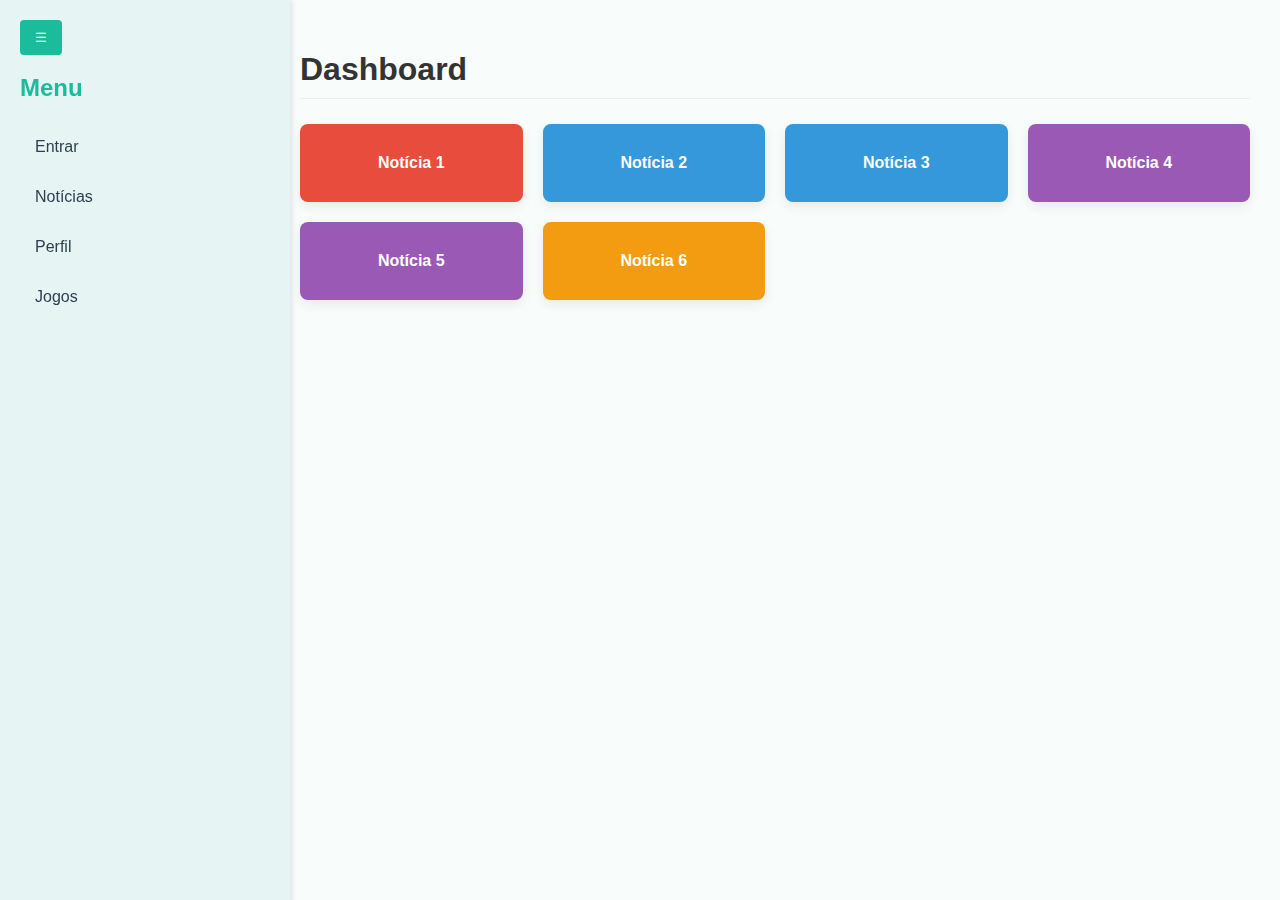
<file: index.html>
<!DOCTYPE html>
<html lang="pt-BR">
<head>
  <meta charset="UTF-8">
  <title>Dashboard - Portal de Notícias</title>
  <link rel="stylesheet" href="css/style.css">
</head>
<body>
  <button class="toggle-btn" onclick="toggleMenu()">☰</button>

  <aside class="sidebar" id="sidebar">
    <br>
    <br>
    <br>
    <h2>Menu</h2>
    <nav>
      <a href="login.html">Entrar</a>
      <a href="#">Notícias</a>
      <a href="perfil.html">Perfil</a>
      <a href="jogos.html">Jogos</a>
    </nav>
  </aside>

  <!-- Conteúdo -->
  <main class="content">
    <h1>Dashboard</h1>
    <div class="grid">
      <div class="card red">Notícia 1</div>
      <div class="card cyan">Notícia 2</div>
      <div class="card cyan">Notícia 3</div>
      <div class="card pink">Notícia 4</div>
      <div class="card pink">Notícia 5</div>
      <div class="card blue">Notícia 6</div>
    </div>
  </main>

  <script>
    function toggleMenu() {
      document.getElementById("sidebar").classList.toggle("active");
    }
  </script>
</body>
</html>
</file>
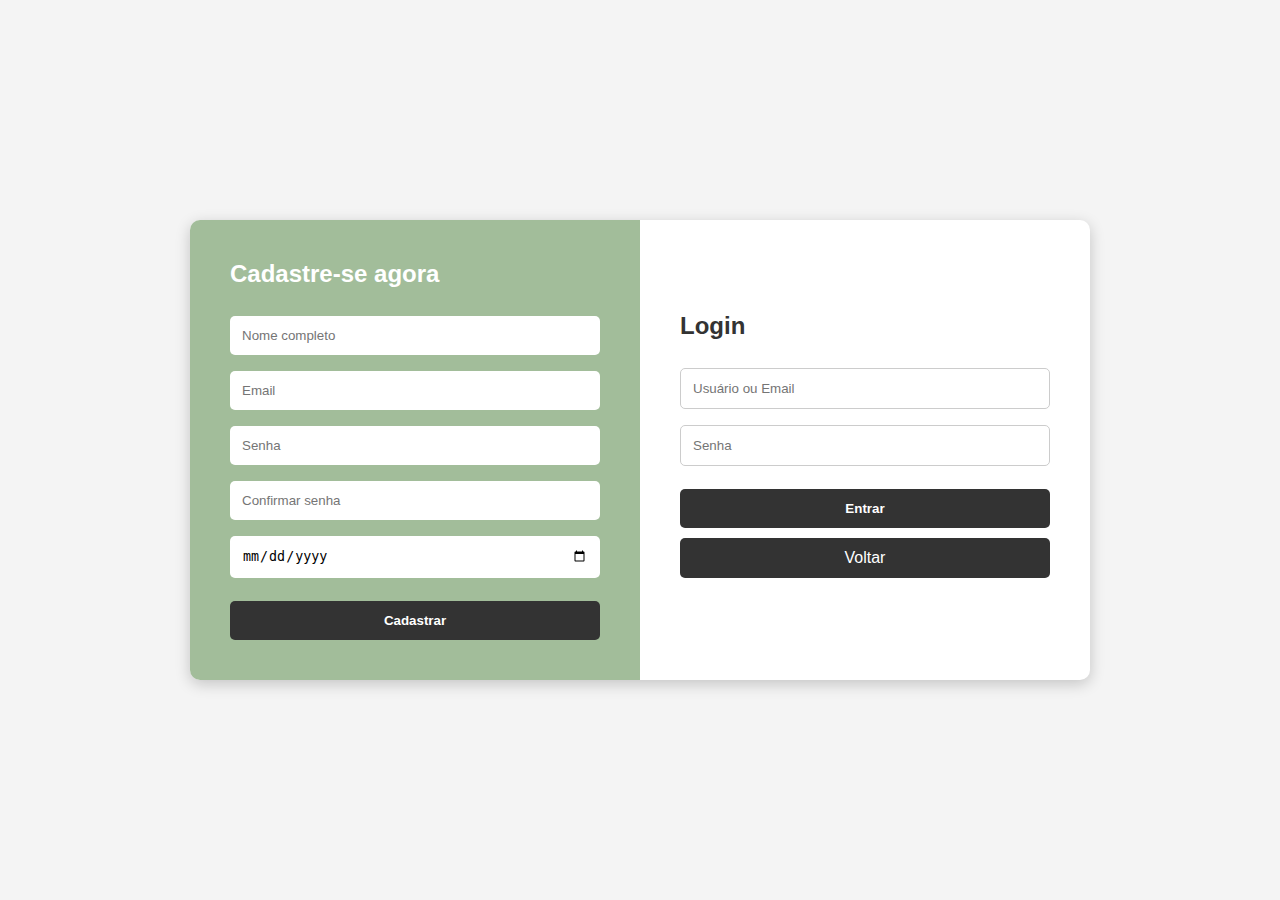
<file: noticias-site/index.html>
<!DOCTYPE html>
<html lang="pt-BR">
<head>
  <meta charset="UTF-8">
  <title>Perfil - Portal de Notícias</title>
  <link rel="stylesheet" href="css/login.css">
</head>
<body>

  <header class="container">

  <div class="left">
    <h2>Cadastre-se agora</h2>
    <form>
      <input type="text" placeholder="Nome completo" required>
      <input type="email" placeholder="Email" required>
      <input type="password" placeholder="Senha" required>
      <input type="password" placeholder="Confirmar senha" required>
      <input type="date" required>
      <button type="submit">Cadastrar</button>
    </form>
  </div>

  <div class="right">
    <h2>Login</h2>
    <form>
      <input type="text" placeholder="Usuário ou Email" required>
      <input type="password" placeholder="Senha" required>
      <button type="submit">Entrar</button>
      <a href="dashboard.html" class="btn-voltar"> Voltar</a>

    </form>
  </div>

</header>


</body>
</file>
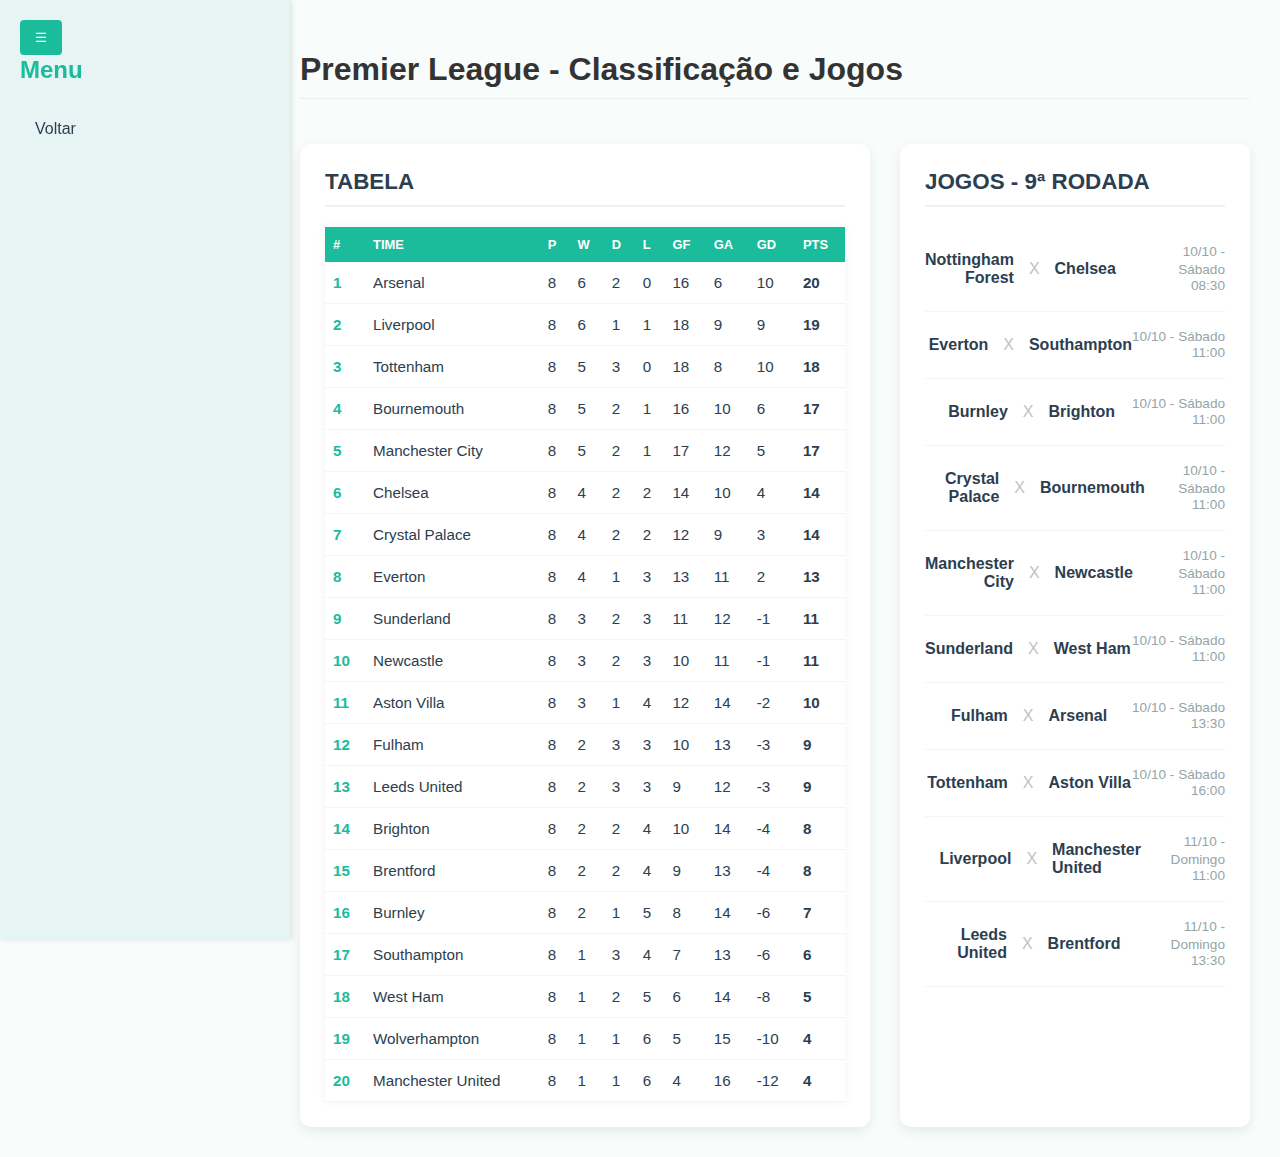
<file: jogos.html>
<!DOCTYPE html>
<html lang="pt-BR">
<head>
  <meta charset="UTF-8">
  <title>Jogos - Portal de Notícias</title>
  <link rel="stylesheet" href="css/style.css">
</head>
<body>
    <button class="toggle-btn" onclick="toggleMenu()">☰</button>

  <aside class="sidebar" id="sidebar">
    <br><br>
    <h2>Menu</h2>
    <nav>
     <a href="index.html">Voltar</a>
    </nav>
  </aside>

  <main class="content">
   <h1>Premier League - Classificação e Jogos</h1>

<div class="tabela-jogos-container">
    <div class="tabela-wrapper">
     <h2>TABELA</h2>
    <div id="tabela-classificacao"></div>
  </div>

    <div class="jogos-wrapper">
    <h2>JOGOS - 9ª RODADA</h2>
    <div id="lista-jogos"></div>
  </div>
</div>
  </main>

<script>
    // FUNÇÃO DA SIDEBAR
     function toggleMenu() {
      document.getElementById("sidebar").classList.toggle("active");
    }

    // CÓDIGO JS DA TABELA E JOGOS (ESTÁTICO)

    // Dados da tabela (Classificação)
    const times = [
        { pos: 1, time: 'Arsenal', p: 8, w: 6, d: 2, l: 0, gf: 16, ga: 6, gd: 10, pts: 20 },
        { pos: 2, time: 'Liverpool', p: 8, w: 6, d: 1, l: 1, gf: 18, ga: 9, gd: 9, pts: 19 },
        { pos: 3, time: 'Tottenham', p: 8, w: 5, d: 3, l: 0, gf: 18, ga: 8, gd: 10, pts: 18 },
        { pos: 4, time: 'Bournemouth', p: 8, w: 5, d: 2, l: 1, gf: 16, ga: 10, gd: 6, pts: 17 },
        { pos: 5, time: 'Manchester City', p: 8, w: 5, d: 2, l: 1, gf: 17, ga: 12, gd: 5, pts: 17 },
        { pos: 6, time: 'Chelsea', p: 8, w: 4, d: 2, l: 2, gf: 14, ga: 10, gd: 4, pts: 14 },
        { pos: 7, time: 'Crystal Palace', p: 8, w: 4, d: 2, l: 2, gf: 12, ga: 9, gd: 3, pts: 14 },
        { pos: 8, time: 'Everton', p: 8, w: 4, d: 1, l: 3, gf: 13, ga: 11, gd: 2, pts: 13 },
        { pos: 9, time: 'Sunderland', p: 8, w: 3, d: 2, l: 3, gf: 11, ga: 12, gd: -1, pts: 11 },
        { pos: 10, time: 'Newcastle', p: 8, w: 3, d: 2, l: 3, gf: 10, ga: 11, gd: -1, pts: 11 },
        { pos: 11, time: 'Aston Villa', p: 8, w: 3, d: 1, l: 4, gf: 12, ga: 14, gd: -2, pts: 10 },
        { pos: 12, time: 'Fulham', p: 8, w: 2, d: 3, l: 3, gf: 10, ga: 13, gd: -3, pts: 9 },
        { pos: 13, time: 'Leeds United', p: 8, w: 2, d: 3, l: 3, gf: 9, ga: 12, gd: -3, pts: 9 },
        { pos: 14, time: 'Brighton', p: 8, w: 2, d: 2, l: 4, gf: 10, ga: 14, gd: -4, pts: 8 },
        { pos: 15, time: 'Brentford', p: 8, w: 2, d: 2, l: 4, gf: 9, ga: 13, gd: -4, pts: 8 },
        { pos: 16, time: 'Burnley', p: 8, w: 2, d: 1, l: 5, gf: 8, ga: 14, gd: -6, pts: 7 },
        { pos: 17, time: 'Southampton', p: 8, w: 1, d: 3, l: 4, gf: 7, ga: 13, gd: -6, pts: 6 },
        { pos: 18, time: 'West Ham', p: 8, w: 1, d: 2, l: 5, gf: 6, ga: 14, gd: -8, pts: 5 },
        { pos: 19, time: 'Wolverhampton', p: 8, w: 1, d: 1, l: 6, gf: 5, ga: 15, gd: -10, pts: 4 },
        { pos: 20, time: 'Manchester United', p: 8, w: 1, d: 1, l: 6, gf: 4, ga: 16, gd: -12, pts: 4 }
    ];

    const tabela = document.getElementById('tabela-classificacao');
    tabela.innerHTML = `
        <table class="tabela-premier">
            <thead>
                <tr>
                    <th>#</th><th>Time</th><th>P</th><th>W</th><th>D</th><th>L</th>
                    <th>GF</th><th>GA</th><th>GD</th><th>PTS</th>
                </tr>
            </thead>
            <tbody>
                ${times.map(t => `
                    <tr>
                        <td>${t.pos}</td><td>${t.time}</td><td>${t.p}</td><td>${t.w}</td><td>${t.d}</td>
                        <td>${t.l}</td><td>${t.gf}</td><td>${t.ga}</td><td>${t.gd}</td><td><strong>${t.pts}</strong></td>
                    </tr>
                `).join('')}
            </tbody>
        </table>
    `;

    // Jogos da 9ª rodada
    const jogos = [
        { data: '10/10 - Sábado - 08:30', partida: 'Nottingham Forest vs Chelsea' },
        { data: '10/10 - Sábado - 11:00', partida: 'Everton vs Southampton' },
        { data: '10/10 - Sábado - 11:00', partida: 'Burnley vs Brighton' },
        { data: '10/10 - Sábado - 11:00', partida: 'Crystal Palace vs Bournemouth' },
        { data: '10/10 - Sábado - 11:00', partida: 'Manchester City vs Newcastle' },
        { data: '10/10 - Sábado - 11:00', partida: 'Sunderland vs West Ham' },
        { data: '10/10 - Sábado - 13:30', partida: 'Fulham vs Arsenal' },
        { data: '10/10 - Sábado - 16:00', partida: 'Tottenham vs Aston Villa' },
        { data: '11/10 - Domingo - 11:00', partida: 'Liverpool vs Manchester United' },
        { data: '11/10 - Domingo - 13:30', partida: 'Leeds United vs Brentford' }
    ];

    const listaJogos = document.getElementById('lista-jogos');
    listaJogos.innerHTML = jogos.map(j => `
        <div class="partida">
            <div class="partida-times">
                <span class="time-nome">${j.partida.split(' vs ')[0].trim()}</span>
                <span class="vs">X</span>
                <span class="time-nome" style="text-align: left;">${j.partida.split(' vs ')[1].trim()}</span>
            </div>
            <div style="text-align: right;">
                <span class="partida-info">${j.data.split(' - ')[0]} - ${j.data.split(' - ')[1]}</span>
                <div class="partida-info">${j.data.split(' - ')[2]}</div>
            </div>
        </div>
    `).join('');
</script>
</body>
</html>
</file>
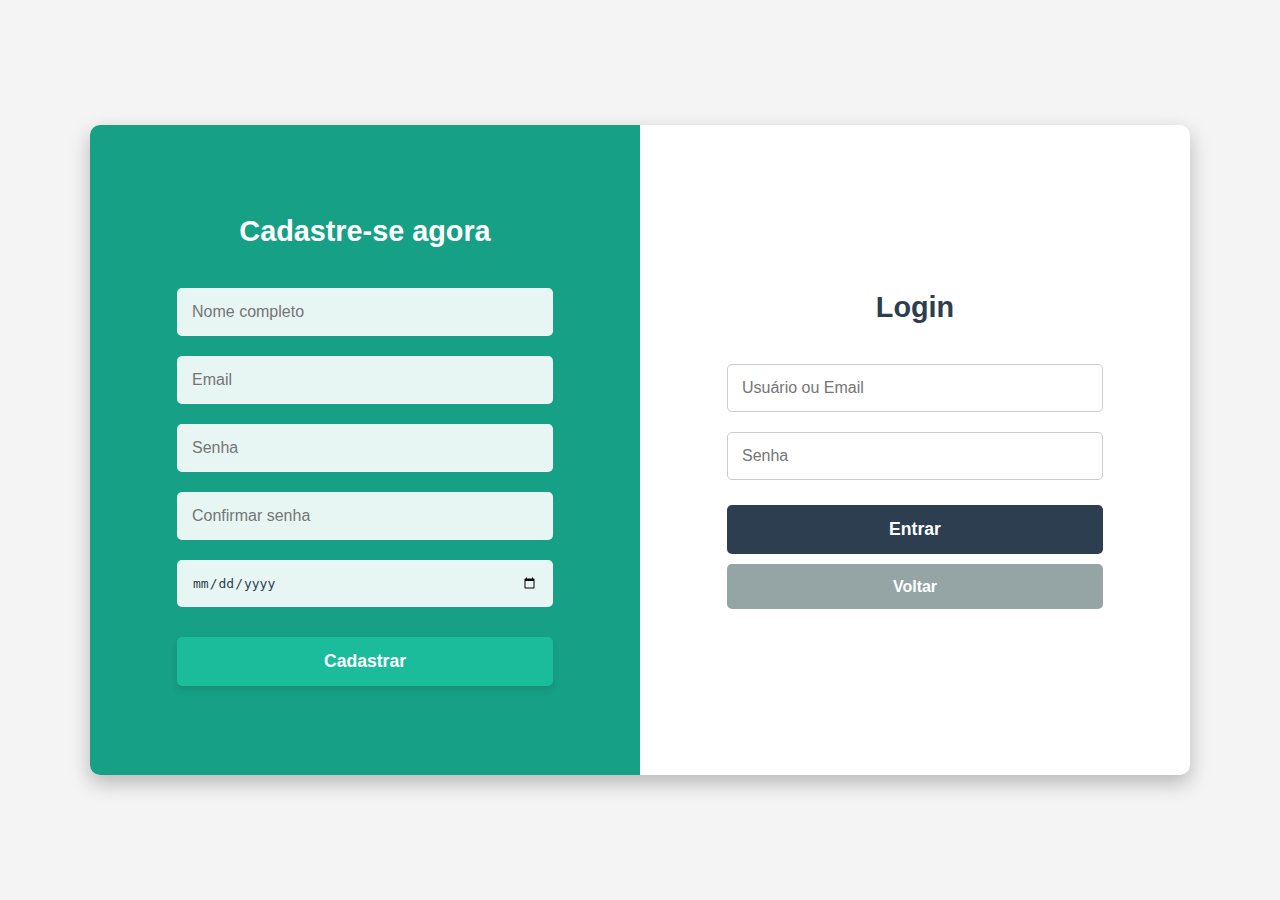
<file: login.html>
<!DOCTYPE html>
<html lang="pt-BR">
<head>
  <meta charset="UTF-8">
  <title>Perfil - Portal de Notícias</title>
  <link rel="stylesheet" href="css/login.css">
</head>
<body>

  <header class="container">

  <div class="left">
    <h2>Cadastre-se agora</h2>
    <form>
      <input type="text" placeholder="Nome completo" required>
      <input type="email" placeholder="Email" required>
      <input type="password" placeholder="Senha" required>
      <input type="password" placeholder="Confirmar senha" required>
      <input type="date" required>
      <button type="submit">Cadastrar</button>
    </form>
  </div>

  <div class="right">
    <h2>Login</h2>
    <form>
      <input type="text" placeholder="Usuário ou Email" required>
      <input type="password" placeholder="Senha" required>
      <button type="submit">Entrar</button>
      <a href="index.html" class="btn-voltar"> Voltar</a>

    </form>
  </div>

</header>


</body>
</file>
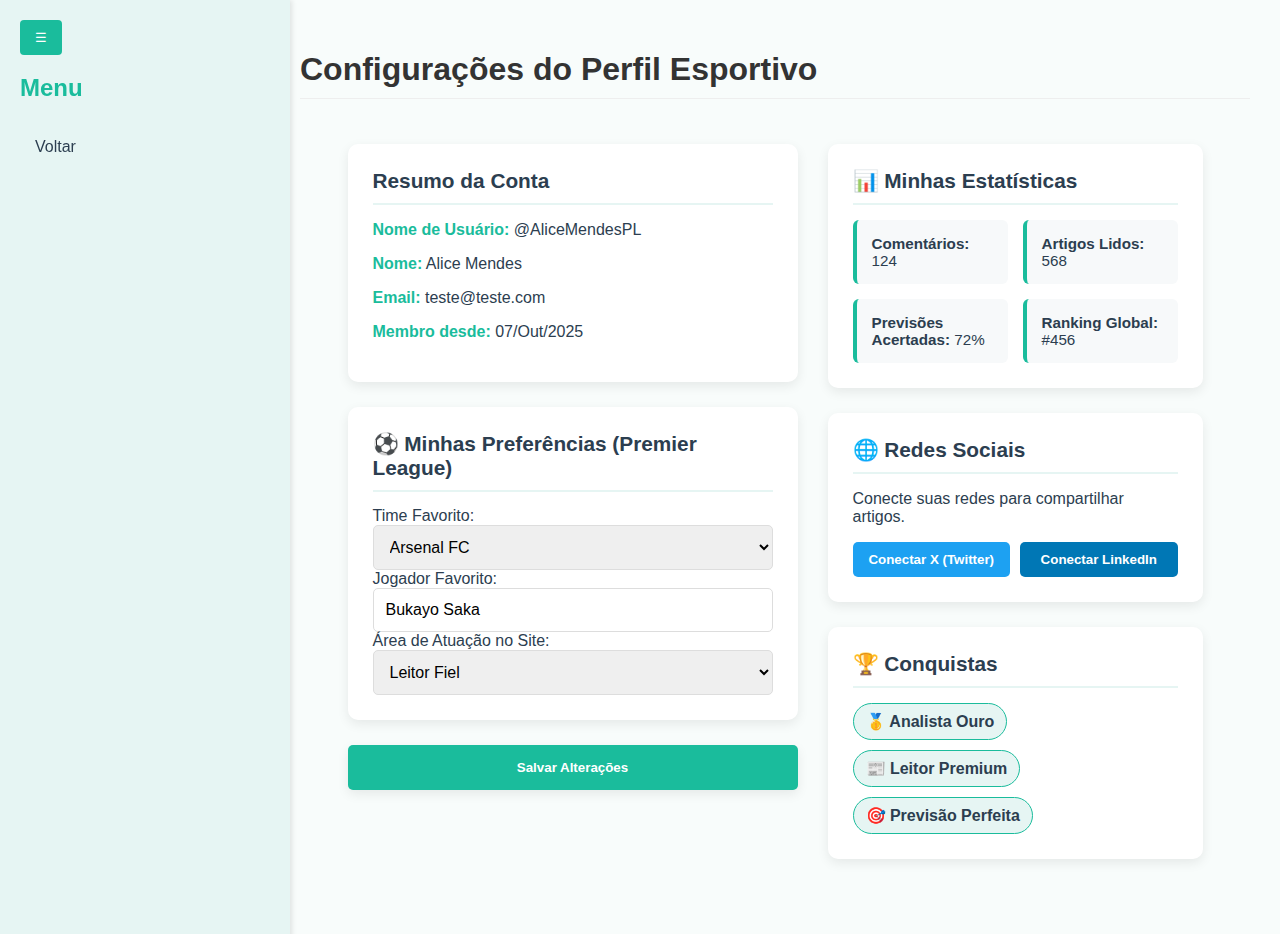
<file: perfil.html>
<!DOCTYPE html>
<html lang="pt-BR">
<head>
  <meta charset="UTF-8">
  <title>Perfil - Portal de Notícias</title>
  <link rel="stylesheet" href="css/style.css">
</head>
<body>
  <button class="toggle-btn" onclick="toggleMenu()">☰</button>

  <aside class="sidebar" id="sidebar">
    <br><br><br>
    <h2>Menu</h2>
    <nav>
      <a href="index.html">Voltar</a>
    </nav>
  </aside>

    <main class="content">
    <h1>Configurações do Perfil Esportivo</h1>

    <div class="perfil-layout">
        <div class="coluna-esquerda">
            <div class="perfil-box resumo-box">
                <h2>Resumo da Conta</h2>
                <p><strong>Nome de Usuário:</strong> @AliceMendesPL</p>
                <p><strong>Nome:</strong> Alice Mendes</p>
                <p><strong>Email:</strong> teste@teste.com</p>
                <p><strong>Membro desde:</strong> 07/Out/2025</p>
            </div>

            <div class="perfil-box preferencias-box">
                <h2>⚽ Minhas Preferências (Premier League)</h2>
                
                <div class="campo-grupo">
                    <label for="time-favorito">Time Favorito:</label>
                    <select id="time-favorito">
                        <option selected>Arsenal FC</option>
                        <option>Liverpool FC</option>
                        <option>Manchester United</option>
                        <option>Chelsea FC</option>
                        </select>
                </div>

                <div class="campo-grupo">
                    <label for="jogador-favorito">Jogador Favorito:</label>
                    <input type="text" id="jogador-favorito" value="Bukayo Saka" placeholder="Ex: De Bruyne">
                </div>

                <div class="campo-grupo">
                    <label for="funcao">Área de Atuação no Site:</label>
                    <select id="funcao">
                        <option selected>Leitor Fiel</option>
                        <option>Colunista Convidado</option>
                        <option>Analista de Dados</option>
                    </select>
                </div>
            </div>
            
            <button class="btn-salvar-perfil">Salvar Alterações</button>
        </div>

        <div class="coluna-direita">
            <div class="perfil-box stats-box">
                <h2>📊 Minhas Estatísticas</h2>
                <div class="stats-grid">
                    <div class="stat-item">
                        <strong>Comentários:</strong> <span>124</span>
                    </div>
                    <div class="stat-item">
                        <strong>Artigos Lidos:</strong> <span>568</span>
                    </div>
                    <div class="stat-item">
                        <strong>Previsões Acertadas:</strong> <span>72%</span>
                    </div>
                    <div class="stat-item">
                        <strong>Ranking Global:</strong> <span>#456</span>
                    </div>
                </div>
            </div>

            <div class="perfil-box social-box">
                <h2>🌐 Redes Sociais</h2>
                <p>Conecte suas redes para compartilhar artigos.</p>
                <div class="social-links">
                    <button class="btn-social twitter">Conectar X (Twitter)</button>
                    <button class="btn-social linkedin">Conectar LinkedIn</button>
                </div>
            </div>

            <div class="perfil-box badges-box">
                <h2>🏆 Conquistas</h2>
                <div class="badges-list">
                    <span class="badge-item">🥇 Analista Ouro</span>
                    <span class="badge-item">📰 Leitor Premium</span>
                    <span class="badge-item">🎯 Previsão Perfeita</span>
                </div>
            </div>
        </div>
    </div>
</main>

  <script>
    function toggleMenu() {
      document.getElementById("sidebar").classList.toggle("active");
    }
  </script>
</body>
</html>
</file>
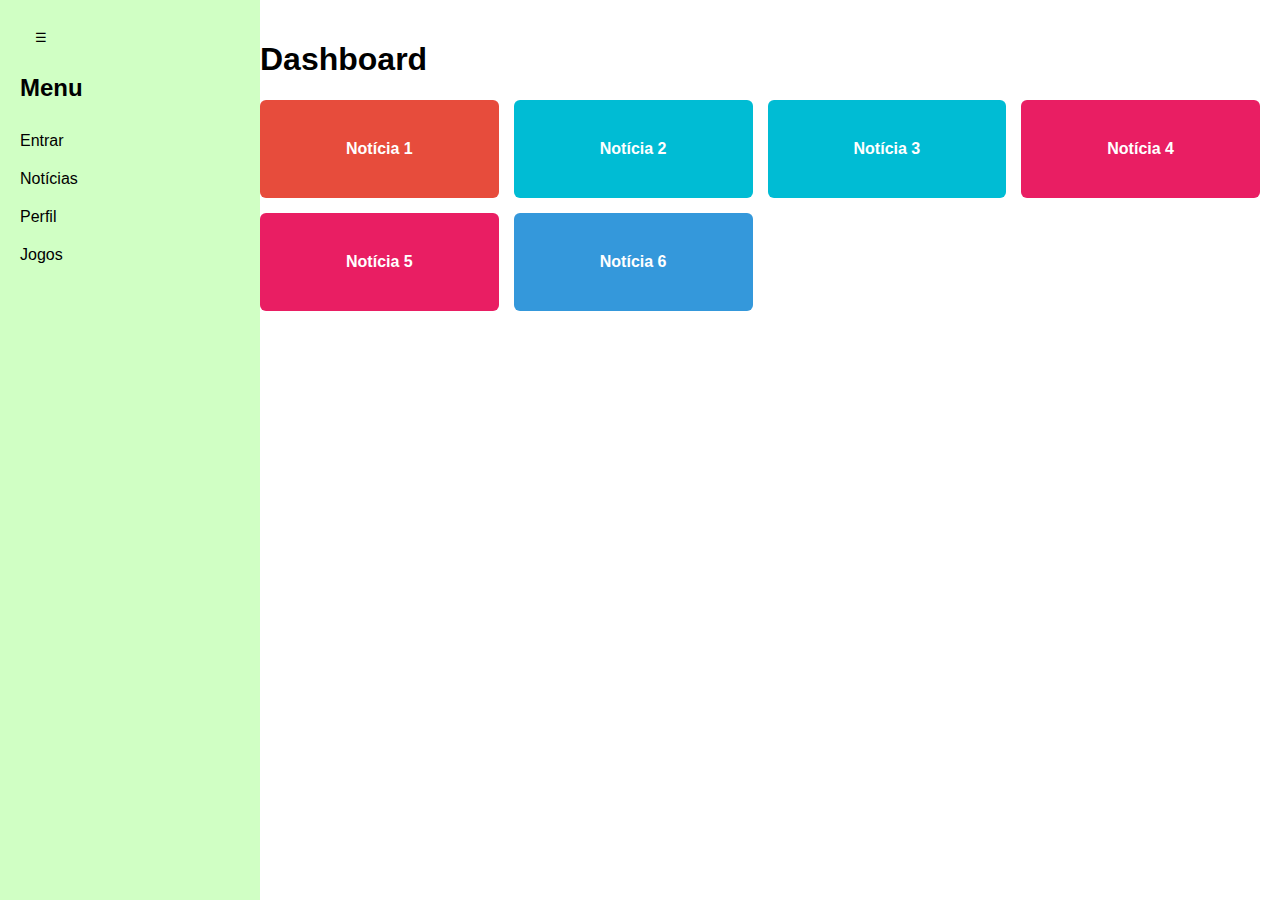
<file: noticias-site/dashboard.html>
<!DOCTYPE html>
<html lang="pt-BR">
<head>
  <meta charset="UTF-8">
  <title>Dashboard - Portal de Notícias</title>
  <link rel="stylesheet" href="css/style.css">
</head>
<body>
  <button class="toggle-btn" onclick="toggleMenu()">☰</button>

  <aside class="sidebar" id="sidebar">
    <br>
    <br>
    <br>
    <h2>Menu</h2>
    <nav>
      <a href="index.html">Entrar</a>
      <a href="dashboard.html">Notícias</a>
      <a href="perfil.html">Perfil</a>
      <a href="jogos.html">Jogos</a>
    </nav>
  </aside>

  <!-- Conteúdo -->
  <main class="content">
    <h1>Dashboard</h1>
    <div class="grid">
      <div class="card red">Notícia 1</div>
      <div class="card cyan">Notícia 2</div>
      <div class="card cyan">Notícia 3</div>
      <div class="card pink">Notícia 4</div>
      <div class="card pink">Notícia 5</div>
      <div class="card blue">Notícia 6</div>
    </div>
  </main>

  <script>
    function toggleMenu() {
      document.getElementById("sidebar").classList.toggle("active");
    }
  </script>
</body>
</html>
</file>
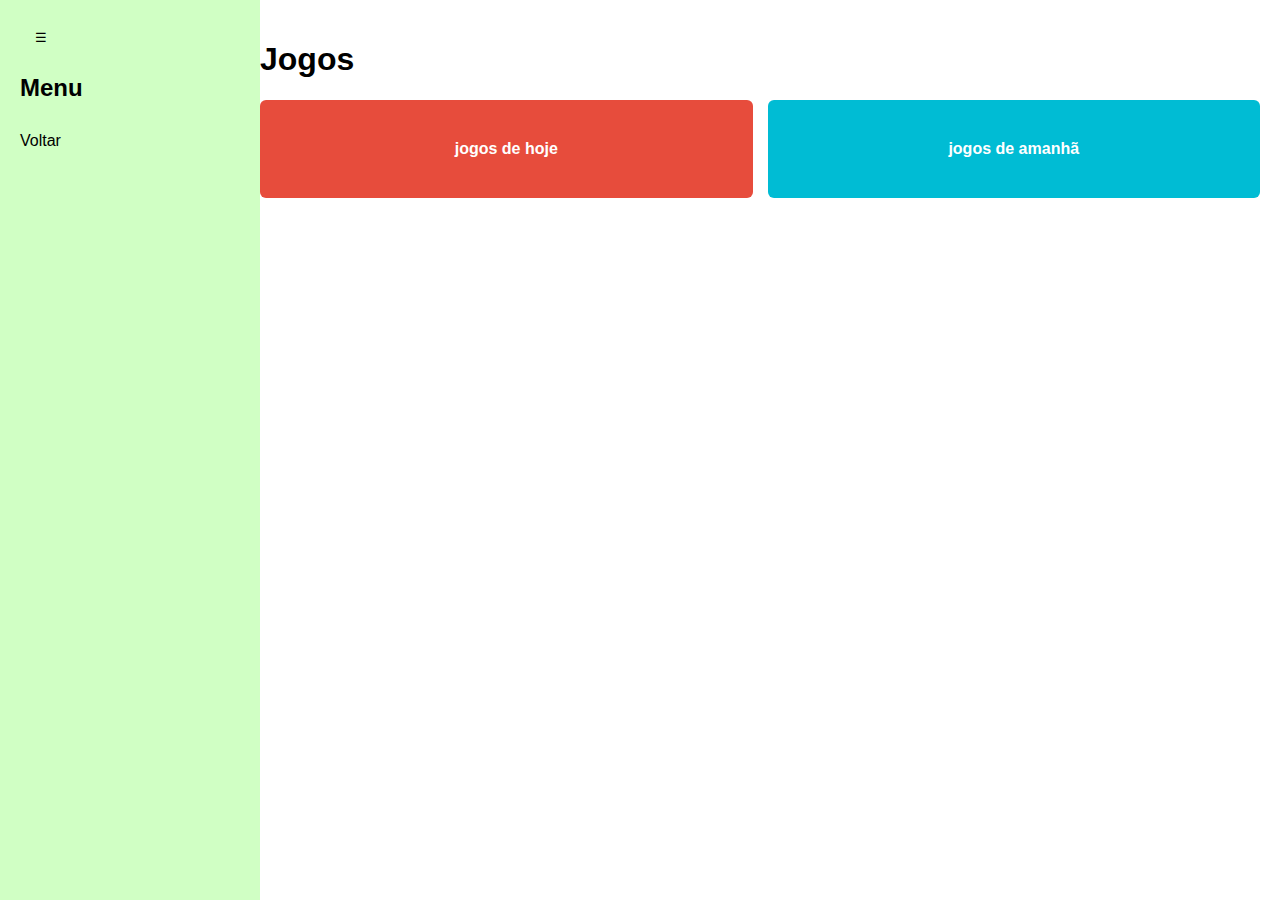
<file: noticias-site/jogos.html>
<!DOCTYPE html>
<html lang="pt-BR">
<head>
  <meta charset="UTF-8">
  <title>Jogos - Portal de Notícias</title>
  <link rel="stylesheet" href="css/style.css">
</head>
<body>
    <button class="toggle-btn" onclick="toggleMenu()">☰</button>

  <aside class="sidebar" id="sidebar">
    <br>
    <br>
    <br>
    <h2>Menu</h2>
    <nav>
      <a href="dashboard.html">Voltar</a>
    </nav>
  </aside>

  <main class="content">
    <h1>Jogos</h1>
    <div class="grid">
      <div class="card red">jogos de hoje</div>
      <div class="card cyan">jogos de amanhã</div>

    </div>
  </main>

  <script>
    function toggleMenu() {
      document.getElementById("sidebar").classList.toggle("active");
    }
  </script>
</body>
</html>
</file>
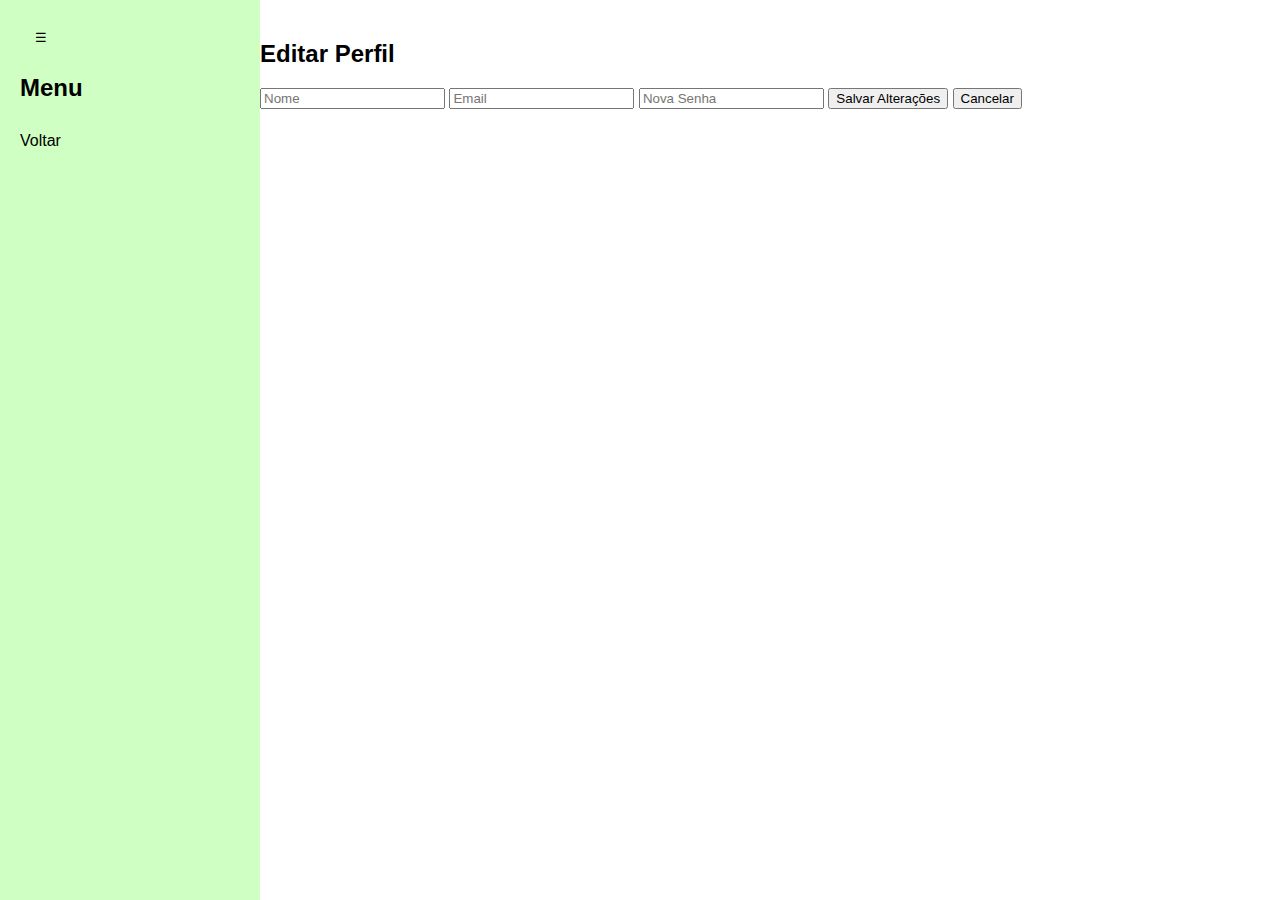
<file: noticias-site/perfil.html>
<!DOCTYPE html>
<html lang="pt-BR">
<head>
  <meta charset="UTF-8">
  <title>Perfil - Portal de Notícias</title>
  <link rel="stylesheet" href="css/style.css">
</head>
<body>
  <body>
    <button class="toggle-btn" onclick="toggleMenu()">☰</button>

  <aside class="sidebar" id="sidebar">
    <br>
    <br>
    <br>
    <h2>Menu</h2>
    <nav>
      <a href="dashboard.html">Voltar</a>
    </nav>
  </aside>

  <main class="content">
<div class="perfil-container">
    <h2>Editar Perfil</h2>
    <form>
      <input type="text" placeholder="Nome">
      <input type="email" placeholder="Email">
      <input type="password" placeholder="Nova Senha">
      <button type="submit">Salvar Alterações</button>
      <button type="reset" class="cancel">Cancelar</button>
    </form>
  </div>
  </main>
  
</body>
</html>
</file>
<file: css/style.css>
/* -------------------- GERAL E VARIÁVEIS DE COR -------------------- */

:root {
    /* Cores Profissionais para o tema Verde */
    --cor-primaria: #1abc9c; /* Verde Esmeralda (Principal) */
    --cor-suave: #e6f5f3; /* Verde muito claro (Fundo da Sidebar e Destaques) */
    --cor-fundo-site: #f8fcfb; /* Branco quase cinza para fundo principal */
    --cor-texto-escuro: #2c3e50; /* Cinza Escuro para texto principal */
    --sombra-suave: 0 4px 12px rgba(0, 0, 0, 0.08);
}

body {
    margin: 0;
    font-family: 'Segoe UI', Tahoma, Geneva, Verdana, sans-serif;
    display: flex;
    background-color: var(--cor-fundo-site);
    color: var(--cor-texto-escuro);
}

/* -------------------- SIDEBAR E BOTÃO -------------------- */

/* Botão de Toggle */
.toggle-btn {
    position: fixed;
    top: 20px;
    left: 20px;
    background: var(--cor-primaria);
    color: white;
    border: none;
    padding: 10px 15px;
    border-radius: 4px;
    cursor: pointer;
    z-index: 1001;
    transition: background-color 0.2s;
}

.toggle-btn:hover {
    background-color: #16a085; 
}

/* Sidebar */
.sidebar {
    position: fixed;
    left: -250px; 
    top: 0;
    width: 250px;
    height: 100vh;
    background: var(--cor-suave);
    color: var(--cor-texto-escuro);
    padding: 20px;
    transition: left 0.3s ease;
    z-index: 1000;
    box-shadow: 2px 0 5px rgba(0, 0, 0, 0.1);
}

.sidebar.active,
.sidebar:hover {
    left: 0;
}

.sidebar h2 {
    margin-top: 0;
    font-size: 1.5em;
    color: var(--cor-primaria);
}

.sidebar nav {
    display: flex;
    flex-direction: column;
}

.sidebar nav a {
    color: var(--cor-texto-escuro);
    text-decoration: none;
    padding: 12px 15px;
    margin: 4px 0;
    border-radius: 4px;
    transition: background-color 0.2s, color 0.2s;
}

.sidebar nav a:hover {
    background-color: var(--cor-primaria);
    color: white;
    padding-left: 20px;
}

/* Conteúdo Principal */
.content {
    margin-left: 80px;
    padding: 30px;
    flex: 1;
    transition: margin-left 0.3s ease;
}

.content h1 {
    color: #333;
    font-size: 2em;
    margin-bottom: 25px;
    border-bottom: 1px solid #eee;
    padding-bottom: 10px;
}

.sidebar.active ~ .content,
.sidebar:hover ~ .content {
    margin-left: 270px;
}


/* -------------------- GRID DE CARDS (DASHBOARD) -------------------- */

.grid {
    display: grid;
    grid-template-columns: repeat(auto-fit, minmax(220px, 1fr));
    gap: 20px;
}

.card {
    padding: 30px;
    border-radius: 8px;
    text-align: center;
    font-weight: 600;
    color: white;
    box-shadow: var(--sombra-suave);
    transition: transform 0.2s;
}

.card:hover {
    transform: translateY(-5px);
}

/* Cores dos Cards */
.red { background: #e74c3c; } 
.cyan { background: #3498db; }
.pink { background: #9b59b6; }
.blue { background: #f39c12; }


/* -------------------- LAYOUT TABELA/JOGOS -------------------- */

.tabela-jogos-container {
    display: flex;
    gap: 30px;
    flex-wrap: wrap;
    padding-top: 20px;
}

.tabela-wrapper, .jogos-wrapper {
    background-color: white;
    padding: 25px;
    border-radius: 10px;
    box-shadow: var(--sombra-suave);
    min-height: 500px;
}

.tabela-wrapper {
    flex: 2;
    min-width: 450px;
}

.jogos-wrapper {
    flex: 1;
    min-width: 300px;
}

.tabela-wrapper h2, .jogos-wrapper h2 {
    color: var(--cor-texto-escuro);
    font-size: 1.4em;
    border-bottom: 2px solid #f0f0f0;
    padding-bottom: 10px;
    margin-top: 0;
    margin-bottom: 20px;
}


/* -------------------- ESTILO DA TABELA (COM JS ESTÁTICO) -------------------- */

#tabela-classificacao table {
    width: 100%;
    border-collapse: collapse;
    font-size: 0.95em;
    box-shadow: 0 0 10px rgba(0,0,0,0.05); /* Sombra interna para a tabela */
}

#tabela-classificacao thead th {
    background-color: #ecf0f1;
    text-align: left;
    padding: 10px 8px;
    font-weight: 600;
    font-size: 0.85em;
    color: #7f8c8d;
    text-transform: uppercase;
}

/* Linha de cabeçalho da tabela com cor principal */
#tabela-classificacao thead tr {
    background-color: var(--cor-primaria);
    color: white;
}

#tabela-classificacao thead tr th {
    background-color: var(--cor-primaria);
    color: white;
    font-weight: 700;
}

/* Destaque para a primeira coluna (posição) */
#tabela-classificacao tbody tr td:first-child {
    font-weight: bold;
    color: var(--cor-primaria);
}

#tabela-classificacao tbody td {
    border-bottom: 1px solid #f4f4f4;
    padding: 12px 8px;
    vertical-align: middle;
}

#tabela-classificacao tr:hover {
    background-color: var(--cor-suave);
}


/* -------------------- ESTILO DOS JOGOS (COM JS ESTÁTICO) -------------------- */

.jogo-item {
    display: block;
    padding: 12px 0;
    border-bottom: 1px solid #f4f4f4;
    transition: background-color 0.2s;
    font-size: 0.9em;
}

.jogo-item:hover {
    background-color: #fcfcfc;
}

.jogo-data {
    color: #95a5a6;
    display: block;
    margin-bottom: 4px;
    font-weight: 500;
}

.jogo-partida {
    font-weight: bold;
    color: var(--cor-texto-escuro);
}

/* Usando as classes de Partida para melhor compatibilidade com o JS */
.partida {
    display: flex;
    justify-content: space-between;
    align-items: center;
    padding: 15px 0;
    border-bottom: 1px solid #f4f4f4;
    transition: background-color 0.2s;
}

.partida-info {
    font-size: 0.85em;
    color: #95a5a6;
    margin-bottom: 3px;
    font-weight: 500;
}

.partida-times {
    display: flex;
    align-items: center;
    font-weight: bold;
    flex-grow: 1;
    font-size: 1em;
}

.vs {
    margin: 0 15px;
    color: #bdc3c7;
    font-weight: normal;
}

.partida .time-nome:first-child { text-align: right; flex-basis: 40%; }
.partida .time-nome:last-child { text-align: left; flex-basis: 40%; }


/* -------------------- LAYOUT PERFIL ESPORTIVO (FINAL) -------------------- */

.perfil-layout {
    display: grid;
    grid-template-columns: 1.2fr 1fr; 
    gap: 30px; 
    max-width: 90%; 
    margin: 0 auto;
    padding: 20px 0;
}

@media (max-width: 900px) {
    .perfil-layout {
        grid-template-columns: 1fr;
    }
}

.perfil-box {
    background-color: white;
    padding: 25px;
    border-radius: 10px;
    box-shadow: var(--sombra-suave); 
    margin-bottom: 25px;
}

.perfil-box h2 {
    font-size: 1.3em;
    color: var(--cor-texto-escuro);
    margin-top: 0;
    padding-bottom: 10px;
    border-bottom: 2px solid var(--cor-suave);
    margin-bottom: 15px;
}

.resumo-box p strong {
    color: var(--cor-primaria);
}

.coluna-esquerda input[type="text"],
.coluna-esquerda select {
    width: 100%;
    padding: 12px;
    border: 1px solid #ddd;
    border-radius: 5px;
    box-sizing: border-box;
    font-size: 1em;
}

.campo-grupo label {
    color: var(--cor-texto-escuro);
}

.btn-salvar-perfil {
    width: 100%;
    padding: 15px;
    background-color: var(--cor-primaria); 
    color: white;
    border: none;
    border-radius: 5px;
    font-weight: bold;
    cursor: pointer;
    transition: background-color 0.2s;
    box-shadow: var(--sombra-suave);
}

.btn-salvar-perfil:hover {
    background-color: #16a085;
}


/* Estatísticas e Badges */
.stats-grid {
    display: grid;
    grid-template-columns: 1fr 1fr;
    gap: 15px;
}

.stat-item {
    background-color: #f7f9fa;
    padding: 15px;
    border-radius: 6px;
    border-left: 4px solid var(--cor-primaria); 
    font-size: 0.95em;
}

.badges-list {
    display: flex;
    flex-wrap: wrap;
    gap: 10px;
}

.badge-item {
    background-color: var(--cor-suave);
    color: var(--cor-texto-escuro);
    padding: 8px 12px;
    border-radius: 20px;
    font-weight: 600;
    border: 1px solid var(--cor-primaria);
}

/* Estilo dos Botões Sociais */
.social-links {
    display: flex;
    gap: 10px;
}
.btn-social {
    padding: 10px;
    border: none;
    border-radius: 5px;
    color: white;
    cursor: pointer;
    font-weight: 600;
    flex: 1;
    transition: opacity 0.2s;
}

.btn-social:hover { opacity: 0.9; }
.twitter { background-color: #1da1f2; }
.linkedin { background-color: #0077b5; }


/* -------------------- LOGIN E CADASTRO (login.css não existe, então usamos o style.css) -------------------- */

.container {
    display: flex;
    height: 100vh;
}

.left, .right {
    flex: 1;
    padding: 50px;
    display: flex;
    flex-direction: column;
    justify-content: center;
    align-items: center;
}

.left {
    background: #16a085; /* Verde escuro para fundo de contraste */
    color: white;
}

.left h2, .right h2 {
    color: inherit;
    margin-bottom: 30px;
}

.left form input, .right form input {
    width: 100%;
    padding: 12px;
    margin-bottom: 15px;
    border: none;
    border-radius: 5px;
    box-sizing: border-box;
}

.left form button { /* Botão Cadastrar (no fundo verde) */
    background-color: var(--cor-primaria);
    color: white;
}

.right form button:first-of-type { /* Botão Entrar */
    background-color: var(--cor-primaria);
    color: white;
}

.right form .btn-voltar { /* Botão Voltar/Link */
    display: block;
    text-align: center;
    margin-top: 10px;
    padding: 12px;
    background-color: #bdc3c7;
    color: var(--cor-texto-escuro);
    text-decoration: none;
    border-radius: 5px;
}

@media (max-width: 768px) {
    .container {
        flex-direction: column;
        height: auto;
    }
}
</file>
<file: noticias-site/css/login.css>
* {
  margin: 0;
  padding: 0;
  box-sizing: border-box;
}

body {
  font-family: Arial, sans-serif;
  background: #f4f4f4;
  display: flex;
  justify-content: center;
  align-items: center;
  height: 100vh;
}

.container {
  display: flex;
  width: 900px;
  max-width: 95%;
  background: #fff;
  border-radius: 10px;
  overflow: hidden;
  box-shadow: 0 4px 15px rgba(0,0,0,0.2);
}

.left {
  flex: 1;
  background: #A2BD9A;
  color: white;
  padding: 40px;
}

.left h2 {
  margin-bottom: 20px;
}

.left form input {
  width: 100%;
  padding: 12px;
  margin: 8px 0;
  border: none;
  border-radius: 5px;
}

.left form button {
  width: 100%;
  padding: 12px;
  margin-top: 15px;
  border: none;
  border-radius: 5px;
  background: #333;
  color: white;
  font-weight: bold;
  cursor: pointer;
  transition: background 0.3s;
}

.left form button:hover {
  background: #555;
}

.right {
  flex: 1;
  padding: 40px;
  display: flex;
  flex-direction: column;
  justify-content: center;
}

.right h2 {
  margin-bottom: 20px;
  color: #333;
}

.right form input {
  width: 100%;
  padding: 12px;
  margin: 8px 0;
  border: 1px solid #ccc;
  border-radius: 5px;
}

.right form button {
  width: 100%;
  padding: 12px;
  margin-top: 15px;
  border: none;
  border-radius: 5px;
  background: #333;
  color: white;
  font-weight: bold;
  cursor: pointer;
  transition: background 0.3s;
}

.right form button:hover {
  background: #555;
}

@media (max-width: 768px) {
  .container {
    flex-direction: column;
  }
  .left, .right {
    flex: none;
    width: 100%;
  }
}

.btn-voltar {
    width: 100%;          
    height: 40px;          
    display: flex;         
    justify-content: center; 
    align-items: center;     
    margin: 10px auto;     
    border: none;
    background: #333;
    color: #fff;
    font-size: 16px;
    cursor: pointer;
    transition: background 0.3s;
    border-radius: 5px;
    text-decoration: none; 
}

.btn-voltar:hover {
    background: #555;
}
</file>
<file: css/login.css>
/* -------------------- VARIÁVEIS DE COR -------------------- */
:root {
  --cor-primaria: #1abc9c; /* Verde Esmeralda */
  --cor-texto-escuro: #2c3e50;
  --cor-fundo-login-contraste: #16a085; /* Verde mais escuro */
  --sombra-login: 0 8px 20px rgba(0,0,0,0.25);
}

/* -------------------- RESET -------------------- */
* {
  margin: 0;
  padding: 0;
  box-sizing: border-box;
}

body {
  font-family: 'Segoe UI', Tahoma, Geneva, Verdana, sans-serif;
  background: #f4f4f4;
  display: flex;
  justify-content: center;
  align-items: center;
  height: 100vh;
}

/* -------------------- CONTAINER PRINCIPAL -------------------- */
.container {
  display: flex;
  width: 90%;
  max-width: 1100px;
  height: 650px;
  background: #fff;
  border-radius: 10px;
  overflow: hidden;
  box-shadow: var(--sombra-login);
}

/* -------------------- LADO ESQUERDO (CADASTRO) -------------------- */
.left {
  flex: 1;
  background: var(--cor-fundo-login-contraste);
  color: white;
  padding: 40px;
  display: flex;
  flex-direction: column;
  justify-content: center;
  align-items: center;
}

.left h2 {
  margin-bottom: 30px;
  text-align: center;
  font-size: 1.8em;
}

.left form {
  width: 100%;
  display: flex;
  flex-direction: column;
  align-items: center;
}

.left form input {
  width: 80%;
  max-width: 400px;
  padding: 14px;
  margin: 10px 0;
  border: 1px solid rgba(255, 255, 255, 0.3);
  border-radius: 5px;
  background: rgba(255, 255, 255, 0.9);
  color: var(--cor-texto-escuro);
  font-size: 1em;
}

.left form button {
  width: 80%;
  max-width: 400px;
  padding: 14px;
  margin-top: 20px;
  border: none;
  border-radius: 5px;
  background: var(--cor-primaria);
  color: white;
  font-weight: bold;
  cursor: pointer;
  transition: background 0.3s;
  font-size: 1.1em;
  box-shadow: 0 4px 6px rgba(0,0,0,0.1);
}

.left form button:hover {
  background: #16a085;
}

/* -------------------- LADO DIREITO (LOGIN) -------------------- */
.right {
  flex: 1;
  padding: 40px;
  display: flex;
  flex-direction: column;
  justify-content: center;
  align-items: center;
}

.right h2 {
  margin-bottom: 30px;
  color: var(--cor-texto-escuro);
  text-align: center;
  font-size: 1.8em;
}

.right form {
  width: 100%;
  display: flex;
  flex-direction: column;
  align-items: center;
}

.right form input {
  width: 80%;
  max-width: 400px;
  padding: 14px;
  margin: 10px 0;
  border: 1px solid #ccc;
  border-radius: 5px;
  font-size: 1em;
}

.right form button {
  width: 80%;
  max-width: 400px;
  padding: 14px;
  margin-top: 15px;
  border: none;
  border-radius: 5px;
  background: var(--cor-texto-escuro);
  color: white;
  font-weight: bold;
  cursor: pointer;
  transition: background 0.3s;
  font-size: 1.1em;
}

.right form button:hover {
  background: #555;
}

/* -------------------- BOTÃO VOLTAR -------------------- */
.btn-voltar {
  width: 80%;
  max-width: 400px;
  height: 45px;
  display: block;
  margin-top: 10px;
  background: #95a5a6;
  color: #fff;
  font-size: 16px;
  cursor: pointer;
  transition: background 0.3s;
  border-radius: 5px;
  text-decoration: none;
  text-align: center;
  line-height: 45px;
  font-weight: bold;
}

.btn-voltar:hover {
  background: #7f8c8d;
}

/* -------------------- RESPONSIVO -------------------- */
@media (max-width: 900px) {
  .container {
    width: 95%;
    height: auto;
    flex-direction: column;
  }

  .left, .right {
    padding: 30px;
  }
}
</file>
<file: noticias-site/css/style.css>
body {
  margin: 0;
  font-family: Arial, sans-serif;
  display: flex;
}

/* Botão */
.toggle-btn {
  position: fixed;
  top: 20px;
  left: 20px;
  background: #D0ffc4;
  color: black;
  border: none;
  padding: 10px 15px;
  cursor: pointer;
  z-index: 1001;
}

/* Sidebar fechada */
.sidebar {
  position: fixed;
  left: -220px; /* escondida */
  top: 0;
  width: 220px;
  height: 100vh;
  background: #D0ffc4;
  color: black;
  padding: 20px;
  transition: left 0.3s ease;
  z-index: 1000;
}

/* Sidebar aberta */
.sidebar.active,
.sidebar:hover {
  left: 0;
}

.sidebar h2 {
  margin-top: 0;
}

.sidebar nav {
  display: flex;
  flex-direction: column;
}

.sidebar nav a {
  color: black;
  text-decoration: none;
  padding: 10px 0;
}

.sidebar nav a:hover {
  background: #444;
  padding-left: 5px;
}

/* Conteúdo */
.content {
  margin-left: 60px; /* espaço mínimo */
  padding: 20px;
  flex: 1;
  transition: margin-left 0.3s ease;
}

.sidebar.active ~ .content,
.sidebar:hover ~ .content {
  margin-left: 240px; /* empurra o conteúdo quando menu abre */
}

/* Grid de cards */
.grid {
  display: grid;
  grid-template-columns: repeat(auto-fit, minmax(200px, 1fr));
  gap: 15px;
}

.card {
  padding: 40px;
  border-radius: 6px;
  text-align: center;
  font-weight: bold;
  color: white;
}

.red { background: #e74c3c; }
.cyan { background: #00bcd4; }
.pink { background: #e91e63; }
.blue { background: #3498db; }
</file>
